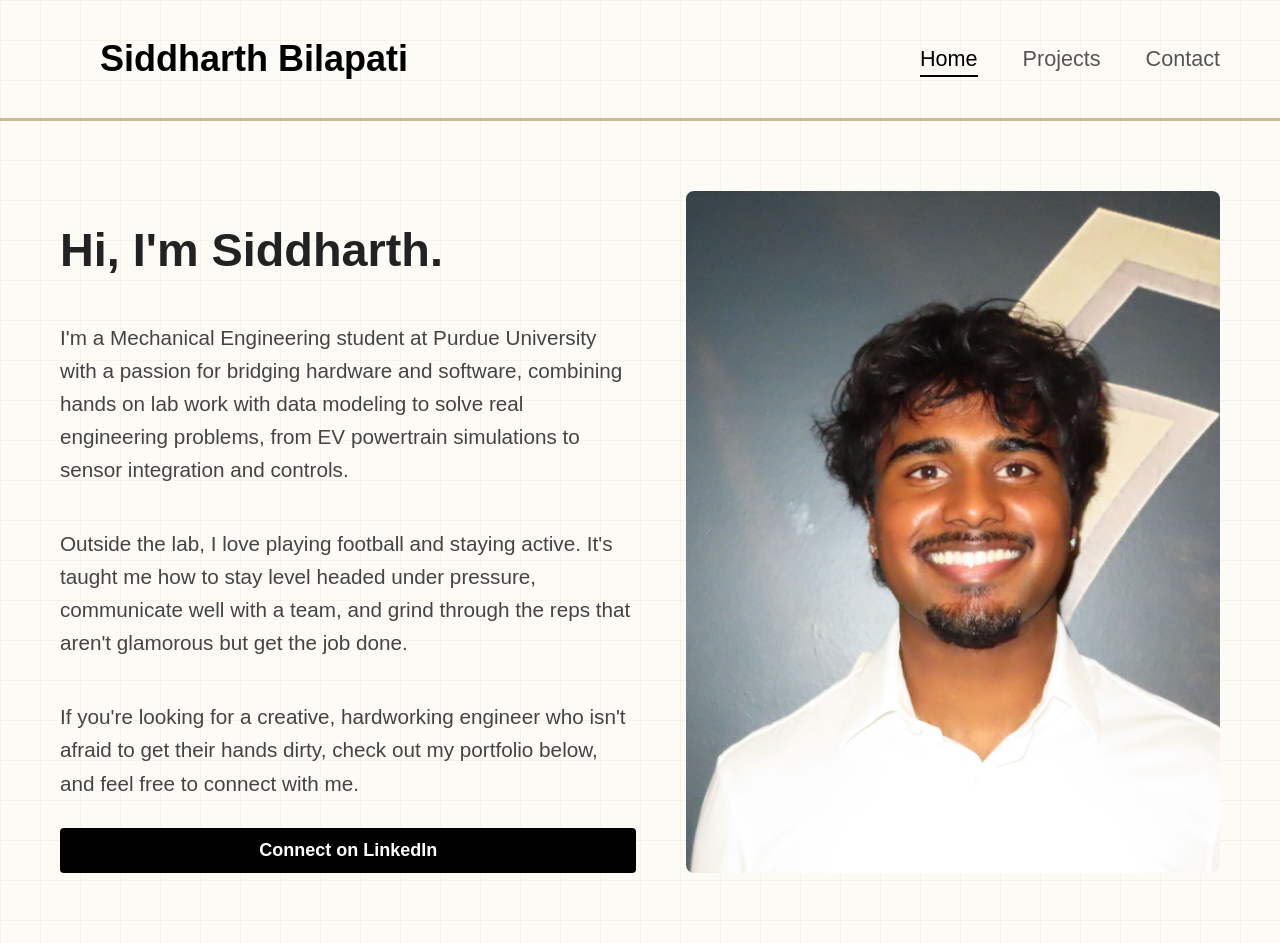
<file: index.html>
<!DOCTYPE html>
<html lang="en">
<head>
<meta charset="UTF-8">
<meta name="viewport" content="width=device-width, initial-scale=1.0">
<title>Siddharth Bilapati | Engineering Portfolio</title>
<link rel="stylesheet" href="styles.css">
</head>
<body>

<nav>
  <a href="index.html" class="nav-name">Siddharth Bilapati</a>
  <div>
    <a href="index.html" class="active">Home</a>
    <a href="projects.html">Projects</a>
    <a href="contact.html">Contact</a>
  </div>
</nav>

<div class="hero">
  <div class="hero-text">
    <h1>Hi, I'm Siddharth.</h1>
    <p>I'm a Mechanical Engineering student at Purdue University with a passion for bridging hardware and software, combining hands on lab work with data modeling to solve real engineering problems, from EV powertrain simulations to sensor integration and controls.</p>
    <p>Outside the lab, I love playing football and staying active. It's taught me how to stay level headed under pressure, communicate well with a team, and grind through the reps that aren't glamorous but get the job done.</p>
    <p>If you're looking for a creative, hardworking engineer who isn't afraid to get their hands dirty, check out my portfolio below, and feel free to connect with me.</p>
    <button class="linkedin-btn" onclick="openModal()">Connect on LinkedIn</button>
  </div>
  <div class="hero-photo">
    <img src="profile.jpg" alt="Siddharth Bilapati">
  </div>
</div>

<!-- LinkedIn modal -->
<div id="linkedin-modal" class="modal-overlay" onclick="if(event.target===this) closeModal()">
  <div class="modal-box">
    <h2>Let's connect</h2>
    <p>Find me on LinkedIn to see my full background and reach out directly.</p>
    <div class="modal-actions">
      <a href="https://www.linkedin.com/in/siddharth-bilapati/" target="_blank" rel="noopener">View Profile</a>
      <button onclick="closeModal()">Close</button>
    </div>
  </div>
</div>

<script>
function openModal() {
  document.getElementById('linkedin-modal').classList.add('open');
}
function closeModal() {
  document.getElementById('linkedin-modal').classList.remove('open');
}
</script>

</body>
</html>
</file>
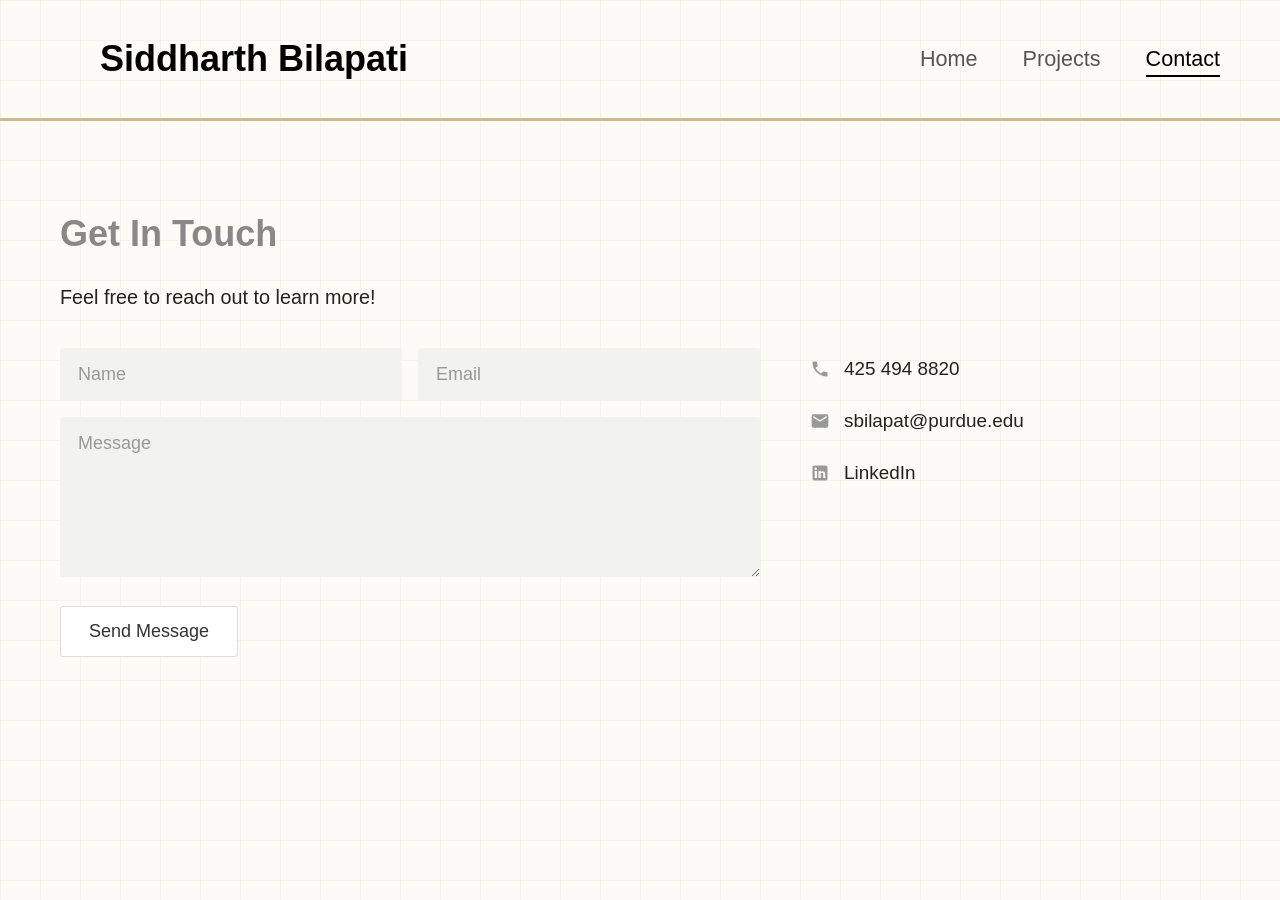
<file: contact.html>
<!DOCTYPE html>
<html lang="en">
<head>
<meta charset="UTF-8">
<meta name="viewport" content="width=device-width, initial-scale=1.0">
<title>Contact | Siddharth Bilapati</title>
<link rel="stylesheet" href="styles.css">
</head>
<body>

<nav>
  <a href="index.html" class="nav-name">Siddharth Bilapati</a>
  <div>
    <a href="index.html">Home</a>
    <a href="projects.html">Projects</a>
    <a href="contact.html" class="active">Contact</a>
  </div>
</nav>

<div class="contact-wrap">
  <h1 class="contact-heading" style="padding:0;">Get In Touch</h1>
  <p class="contact-sub">Feel free to reach out to learn more!</p>

  <div class="contact-layout">
    <form class="contact-form" onsubmit="sendContactForm(event)">
      <div class="contact-form-row">
        <input type="text" id="contact-name" placeholder="Name" required>
        <input type="email" id="contact-email" placeholder="Email" required>
      </div>
      <textarea id="contact-message" placeholder="Message" required></textarea>
      <button type="submit" class="contact-send-btn">Send Message</button>
    </form>

    <div class="contact-info">
      <a class="contact-info-item" href="tel:+14254948820">
        <svg viewBox="0 0 24 24" fill="currentColor"><path d="M6.62 10.79a15.05 15.05 0 006.59 6.59l2.2-2.2a1 1 0 011.01-.24 11.36 11.36 0 003.56.57 1 1 0 011 1V20a1 1 0 01-1 1A17 17 0 013 4a1 1 0 011-1h3.5a1 1 0 011 1 11.36 11.36 0 00.57 3.56 1 1 0 01-.25 1.02l-2.2 2.21z"/></svg>
        <span>425 494 8820</span>
      </a>
      <a class="contact-info-item" href="mailto:sbilapat@purdue.edu">
        <svg viewBox="0 0 24 24" fill="currentColor"><path d="M20 4H4a2 2 0 00-2 2v12a2 2 0 002 2h16a2 2 0 002-2V6a2 2 0 00-2-2zm0 4l-8 5-8-5V6l8 5 8-5z"/></svg>
        <span>sbilapat@purdue.edu</span>
      </a>
      <a class="contact-info-item" href="https://www.linkedin.com/in/siddharth-bilapati/" target="_blank" rel="noopener">
        <svg viewBox="0 0 24 24" fill="currentColor"><path d="M19 3a2 2 0 012 2v14a2 2 0 01-2 2H5a2 2 0 01-2-2V5a2 2 0 012-2h14zM8.34 18v-8.4H5.67V18h2.67zM7 8.48a1.55 1.55 0 100-3.1 1.55 1.55 0 000 3.1zM18.34 18v-4.6c0-2.46-1.31-3.6-3.06-3.6-1.41 0-2.04.78-2.39 1.32V9.6H10.2c.04.79 0 8.4 0 8.4h2.67v-4.69c0-.25.02-.5.1-.68.2-.5.66-1.03 1.44-1.03 1.02 0 1.43.78 1.43 1.92V18h2.5z"/></svg>
        <span>LinkedIn</span>
      </a>
    </div>
  </div>
</div>

<script>
function sendContactForm(e) {
  e.preventDefault();
  var name = document.getElementById('contact-name').value;
  var email = document.getElementById('contact-email').value;
  var message = document.getElementById('contact-message').value;
  var subject = encodeURIComponent('Portfolio contact from ' + name);
  var body = encodeURIComponent(message + '\n\nFrom: ' + name + ' (' + email + ')');
  window.location.href = 'mailto:sbilapat@purdue.edu?subject=' + subject + '&body=' + body;
}
</script>

</body>
</html>
</file>
<file: styles.css>
html {
  font-size: 112.5%;
}
* {
  box-sizing: border-box;
}
body {
  font-family: -apple-system, BlinkMacSystemFont, "Segoe UI", Arial, sans-serif;
  margin: 0;
  padding: 0;
  line-height: 1.6;
  color: #222;
  background-color: #FDFBF6;
  background-image:
    linear-gradient(rgba(207, 185, 145, 0.12) 1px, transparent 1px),
    linear-gradient(90deg, rgba(207, 185, 145, 0.12) 1px, transparent 1px);
  background-size: 40px 40px;
}
nav {
  display: flex;
  justify-content: space-between;
  align-items: center;
  padding: 30px 60px;
  border-bottom: 3px solid #CFB991;
}
nav a {
  text-decoration: none;
  color: #555;
  font-weight: 500;
  font-size: 1.2rem;
  margin-left: 40px;
  cursor: pointer;
}
nav a:hover {
  color: #000;
}
nav a.active {
  color: #000;
  border-bottom: 2px solid #000;
  padding-bottom: 4px;
}
.nav-name {
  font-size: 2rem;
  font-weight: 700;
  color: #000;
  text-decoration: none;
  cursor: pointer;
}
.hero {
  display: flex;
  align-items: stretch;
  padding: 70px 60px;
  gap: 50px;
}
.hero-text {
  flex: 1;
  min-width: 0;
  display: flex;
  flex-direction: column;
  justify-content: center;
}
.hero-text h1 {
  font-size: 2.6rem;
  font-weight: 800;
  margin-bottom: 22px;
  line-height: 1.2;
}
.hero-text p {
  font-size: 1.15rem;
  color: #444;
  max-width: 600px;
  margin-bottom: 20px;
}
.hero-text p:last-child { margin-bottom: 0; }
.linkedin-btn {
  display: inline-block;
  margin-top: 8px;
  padding: 12px 26px;
  background: #000;
  color: #fff;
  border: none;
  border-radius: 4px;
  font-size: 1rem;
  font-weight: 600;
  cursor: pointer;
  text-decoration: none;
}
.linkedin-btn:hover {
  background: #CFB991;
  color: #000;
}
.hero-photo {
  flex: 0 0 46%;
}
.hero-photo img {
  width: 100%;
  height: 100%;
  min-height: 500px;
  object-fit: cover;
  border-radius: 8px;
  display: block;
}
@media (max-width: 1100px) {
  .hero-photo { flex-basis: 38%; }
}
@media (max-width: 900px) {
  .hero {
    flex-direction: column;
    padding: 40px 24px;
  }
  .hero-photo {
    height: 50vh;
    width: 100%;
  }
  nav {
    padding: 20px 24px;
    flex-wrap: wrap;
    gap: 12px;
  }
  nav a {
    margin-left: 0;
    margin-right: 24px;
  }
}
.page { display: none; padding-bottom: 60px; }
.page.active { display: block; }
.page h1 { padding: 60px 60px 0; }

.contact-wrap {
  padding: 60px;
}
.contact-heading {
  font-size: 2rem;
  color: #888;
  margin-bottom: 10px;
}
.contact-sub {
  font-size: 1.1rem;
  color: #222;
  margin-bottom: 34px;
}
.contact-layout {
  display: flex;
  gap: 50px;
  align-items: flex-start;
  flex-wrap: wrap;
}
.contact-form {
  flex: 1 1 500px;
  max-width: 700px;
}
.contact-form-row {
  display: flex;
  gap: 16px;
  margin-bottom: 16px;
}
.contact-form input,
.contact-form textarea {
  width: 100%;
  border: none;
  background: #f2f2f0;
  padding: 16px 18px;
  font-size: 1rem;
  font-family: inherit;
  border-radius: 3px;
  color: #222;
  resize: vertical;
}
.contact-form input::placeholder,
.contact-form textarea::placeholder {
  color: #999;
}
.contact-form textarea {
  min-height: 160px;
  margin-bottom: 20px;
}
.contact-send-btn {
  background: #fff;
  border: 1.5px solid #ddd;
  padding: 14px 28px;
  font-size: 1rem;
  font-weight: 500;
  color: #333;
  border-radius: 3px;
  cursor: pointer;
}
.contact-send-btn:hover {
  border-color: #CFB991;
  color: #7a6a45;
}
.contact-info {
  flex: 0 0 280px;
  display: flex;
  flex-direction: column;
  gap: 22px;
  padding-top: 6px;
}
.contact-info-item {
  display: flex;
  align-items: center;
  gap: 14px;
  text-decoration: none;
  color: #222;
  font-size: 1.05rem;
}
.contact-info-item svg {
  width: 20px;
  height: 20px;
  color: #999;
  flex-shrink: 0;
}
.contact-info-item:hover {
  color: #7a6a45;
}
.contact-info-item:hover svg {
  color: #CFB991;
}

.project-grid {
  display: grid;
  grid-template-columns: 1fr;
  gap: 36px;
  padding: 0 60px;
  margin-top: 40px;
}
@media (max-width: 900px) {
  .project-grid { grid-template-columns: 1fr; }
}
.project-card {
  cursor: pointer;
  border: 1px solid #ddd;
  border-radius: 6px;
  overflow: hidden;
  background: #fff;
  display: flex;
  flex-direction: row;
  transition: transform 0.15s ease, box-shadow 0.15s ease;
}
@media (max-width: 700px) {
  .project-card { flex-direction: column; }
}
.project-card:hover {
  transform: translateY(-4px);
  box-shadow: 0 10px 26px rgba(0,0,0,0.1);
}
.project-card-cover {
  width: 40%;
  aspect-ratio: 4 / 3;
  background: #eee;
  display: flex;
  align-items: center;
  justify-content: center;
  color: #999;
  font-size: 0.85rem;
  text-align: center;
  padding: 0;
  overflow: hidden;
  flex: 0 0 40%;
}
@media (max-width: 700px) {
  .project-card-cover { flex: 1 1 auto; width: 100%; }
}
.project-card-cover img {
  width: 100%;
  height: 100%;
  object-fit: cover;
  display: block;
}
.project-card-body {
  padding: 28px 32px;
  display: flex;
  flex-direction: column;
  justify-content: center;
  flex: 1;
}
.project-card-title {
  font-size: 1.6rem;
  font-weight: 700;
  margin-bottom: 10px;
}
.project-card-blurb {
  color: #666;
  font-size: 1.05rem;
  line-height: 1.5;
}

.project-detail { padding: 0 60px; }
.back-link {
  display: inline-block;
  margin: 30px 60px 0;
  cursor: pointer;
  color: #555;
  font-weight: 500;
}
.back-link:hover { color: #000; }
.project-detail-header {
  margin-top: 10px;
  margin-bottom: 6px;
}
.project-detail .meta {
  color: #777;
  font-size: 0.95rem;
  margin-bottom: 18px;
}
.tag-row {
  display: flex;
  flex-wrap: wrap;
  gap: 8px;
  margin-bottom: 30px;
}
.tag-pill {
  font-size: 0.8rem;
  border: 1px solid #CFB991;
  color: #7a6a45;
  padding: 4px 12px;
  border-radius: 20px;
}
.project-cover-large {
  width: 100%;
  aspect-ratio: 16 / 7;
  background: #eee;
  display: flex;
  align-items: center;
  justify-content: center;
  color: #999;
  border-radius: 6px;
  margin-bottom: 34px;
  overflow: hidden;
}
.project-cover-large img {
  width: 100%;
  height: 100%;
  object-fit: cover;
  display: block;
}
.project-section { max-width: 800px; margin-bottom: 34px; }
.project-section h3 { margin-bottom: 10px; }
.project-section p { color: #444; }
.project-section ul { color: #444; padding-left: 1.2em; }
.project-section li { margin-bottom: 8px; }

.gallery-grid {
  display: grid;
  grid-template-columns: repeat(3, 1fr);
  gap: 16px;
  margin-bottom: 50px;
}
@media (max-width: 700px) {
  .gallery-grid { grid-template-columns: 1fr 1fr; }
}
.gallery-item {
  aspect-ratio: 1 / 1;
  background: repeating-linear-gradient(45deg, #eee, #eee 10px, #e4e4e4 10px, #e4e4e4 20px);
  display: flex;
  align-items: center;
  justify-content: center;
  color: #999;
  font-size: 0.8rem;
  border-radius: 4px;
  text-align: center;
  padding: 8px;
}

/* story flow layout (used for narrative project pages) */
.story-row {
  display: flex;
  gap: 50px;
  align-items: center;
  margin-bottom: 44px;
}
.story-row.reverse {
  flex-direction: row-reverse;
}
.story-text {
  flex: 1.15;
  min-width: 0;
}
.story-text h3 {
  margin-bottom: 10px;
}
.story-text ul {
  color: #444;
  padding-left: 1.2em;
  margin: 0;
}
.story-text li {
  margin-bottom: 8px;
}
.story-image {
  flex: 1;
  border-radius: 6px;
  overflow: hidden;
  border: 1px solid #ddd;
  flex-shrink: 0;
}
.story-image img {
  width: 100%;
  height: 100%;
  object-fit: cover;
  display: block;
}
.story-image.stacked {
  display: flex;
  flex-direction: column;
  gap: 10px;
  border: none;
}
.story-image.stacked img {
  border-radius: 6px;
  border: 1px solid #ddd;
}
@media (max-width: 800px) {
  .story-row, .story-row.reverse {
    flex-direction: column;
  }
}

/* video pop-out */
.video-thumb {
  position: relative;
  cursor: pointer;
  border-radius: 6px;
  overflow: hidden;
  border: 1px solid #ddd;
  display: block;
}
.video-thumb img {
  width: 100%;
  display: block;
}
.video-thumb::after {
  content: '';
  position: absolute;
  top: 50%; left: 50%;
  transform: translate(-50%, -50%);
  width: 62px; height: 62px;
  border-radius: 50%;
  background: rgba(0,0,0,0.65);
  box-shadow: 0 0 0 0 rgba(207,185,145,0.6);
  animation: pulse-play 2s infinite;
}
.video-thumb::before {
  content: '';
  position: absolute;
  top: 50%; left: 50%;
  transform: translate(-42%, -50%);
  z-index: 2;
  width: 0; height: 0;
  border-top: 14px solid transparent;
  border-bottom: 14px solid transparent;
  border-left: 22px solid #fff;
}
@keyframes pulse-play {
  0% { box-shadow: 0 0 0 0 rgba(207,185,145,0.5); }
  70% { box-shadow: 0 0 0 16px rgba(207,185,145,0); }
  100% { box-shadow: 0 0 0 0 rgba(207,185,145,0); }
}
.video-caption {
  font-size: 0.85rem;
  color: #888;
  margin-top: 8px;
  text-align: center;
}
.video-modal-box {
  background: #000;
  padding: 0;
  border-radius: 8px;
  max-width: 900px;
  width: 90vw;
  border: 3px solid #CFB991;
  position: relative;
}
.video-modal-box iframe {
  width: 100%;
  aspect-ratio: 16/9;
  display: block;
  border: none;
}
.video-close-btn {
  position: absolute;
  top: -40px;
  right: 0;
  background: #fff;
  border: none;
  border-radius: 4px;
  padding: 8px 16px;
  cursor: pointer;
  font-weight: 600;
}

/* modal */
.modal-overlay {
  display: none;
  position: fixed;
  top: 0; left: 0; right: 0; bottom: 0;
  background: rgba(0,0,0,0.5);
  align-items: center;
  justify-content: center;
  z-index: 100;
}
.modal-overlay.open { display: flex; }
.modal-box {
  background: #FDFBF6;
  padding: 36px;
  border-radius: 8px;
  max-width: 380px;
  text-align: center;
  border: 3px solid #CFB991;
}
.modal-box h2 { margin-top: 0; font-size: 1.4rem; }
.modal-box p { color: #555; margin-bottom: 24px; }
.modal-actions { display: flex; gap: 12px; justify-content: center; }
.modal-actions a, .modal-actions button {
  padding: 10px 20px;
  border-radius: 4px;
  font-weight: 600;
  font-size: 0.95rem;
  cursor: pointer;
  text-decoration: none;
  border: 1.5px solid #000;
}
.modal-actions a { background: #000; color: #fff; }
.modal-actions button { background: transparent; color: #000; }
</file>
